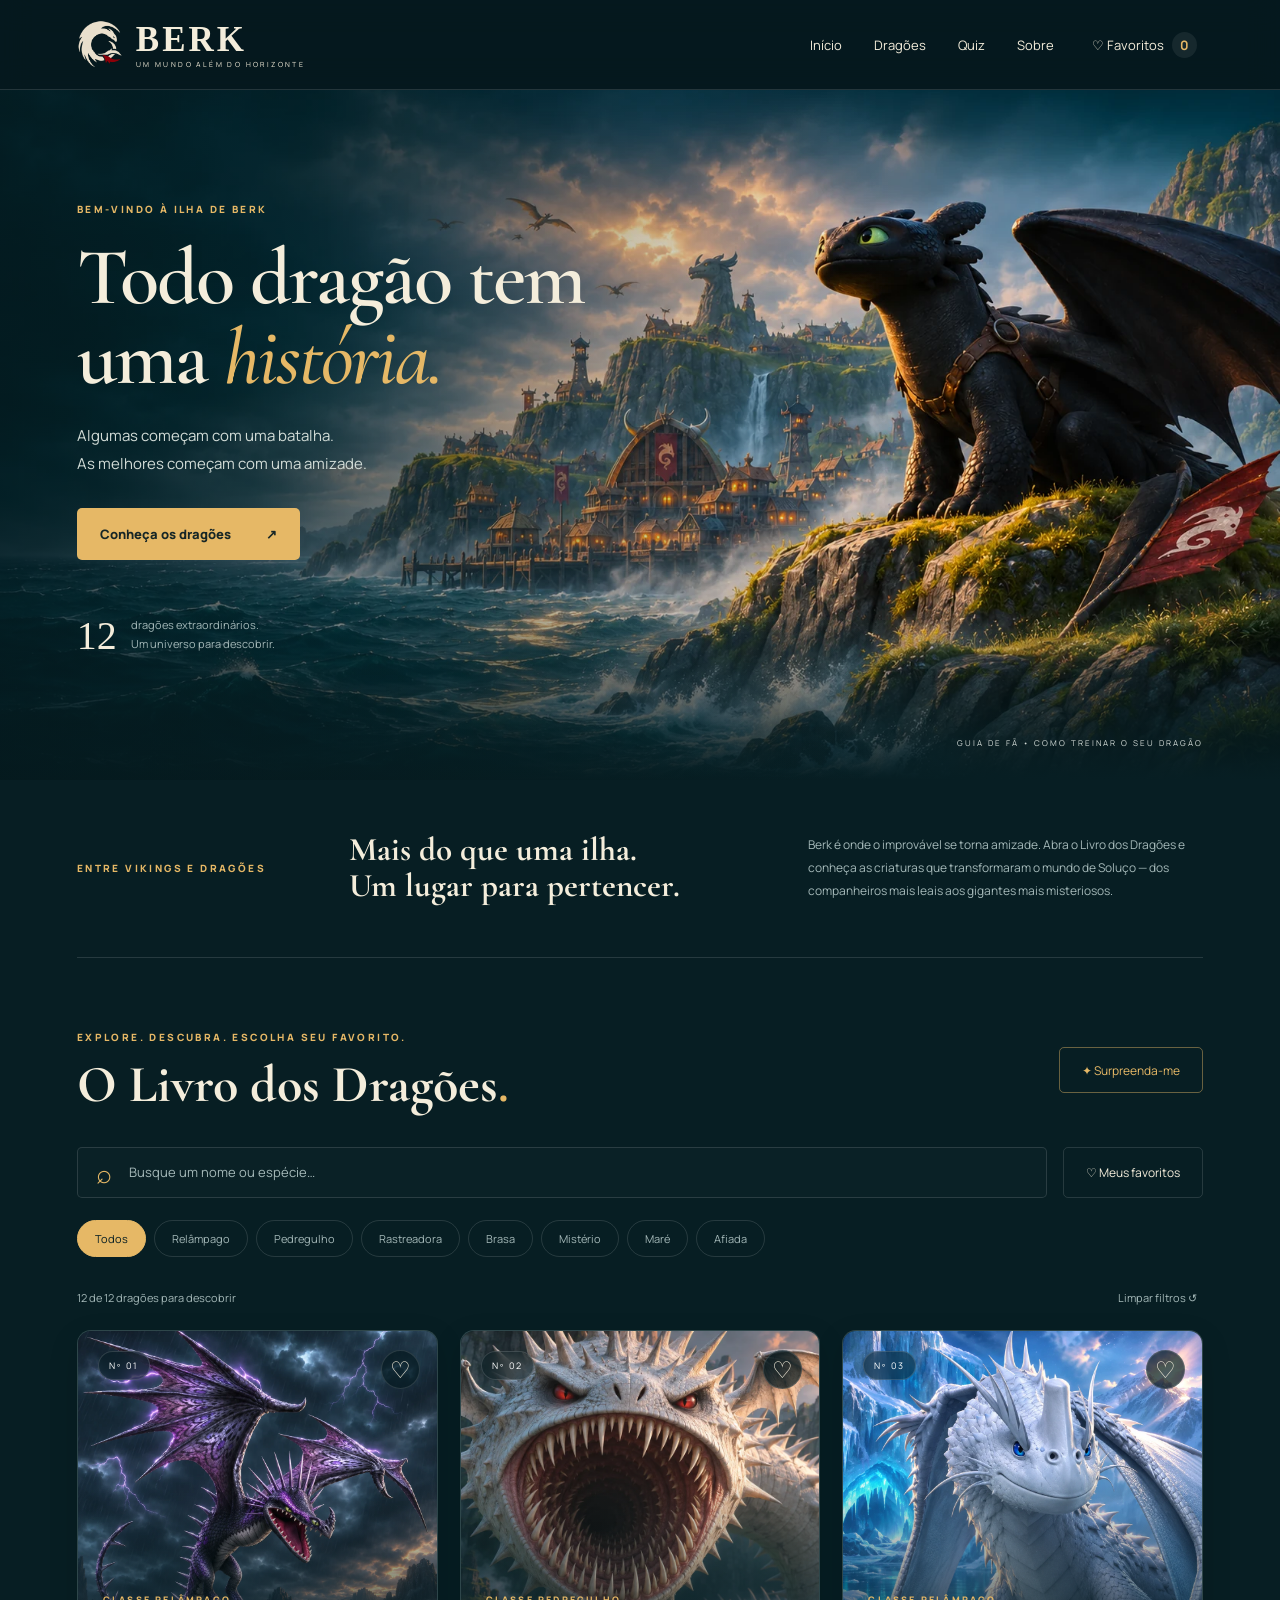
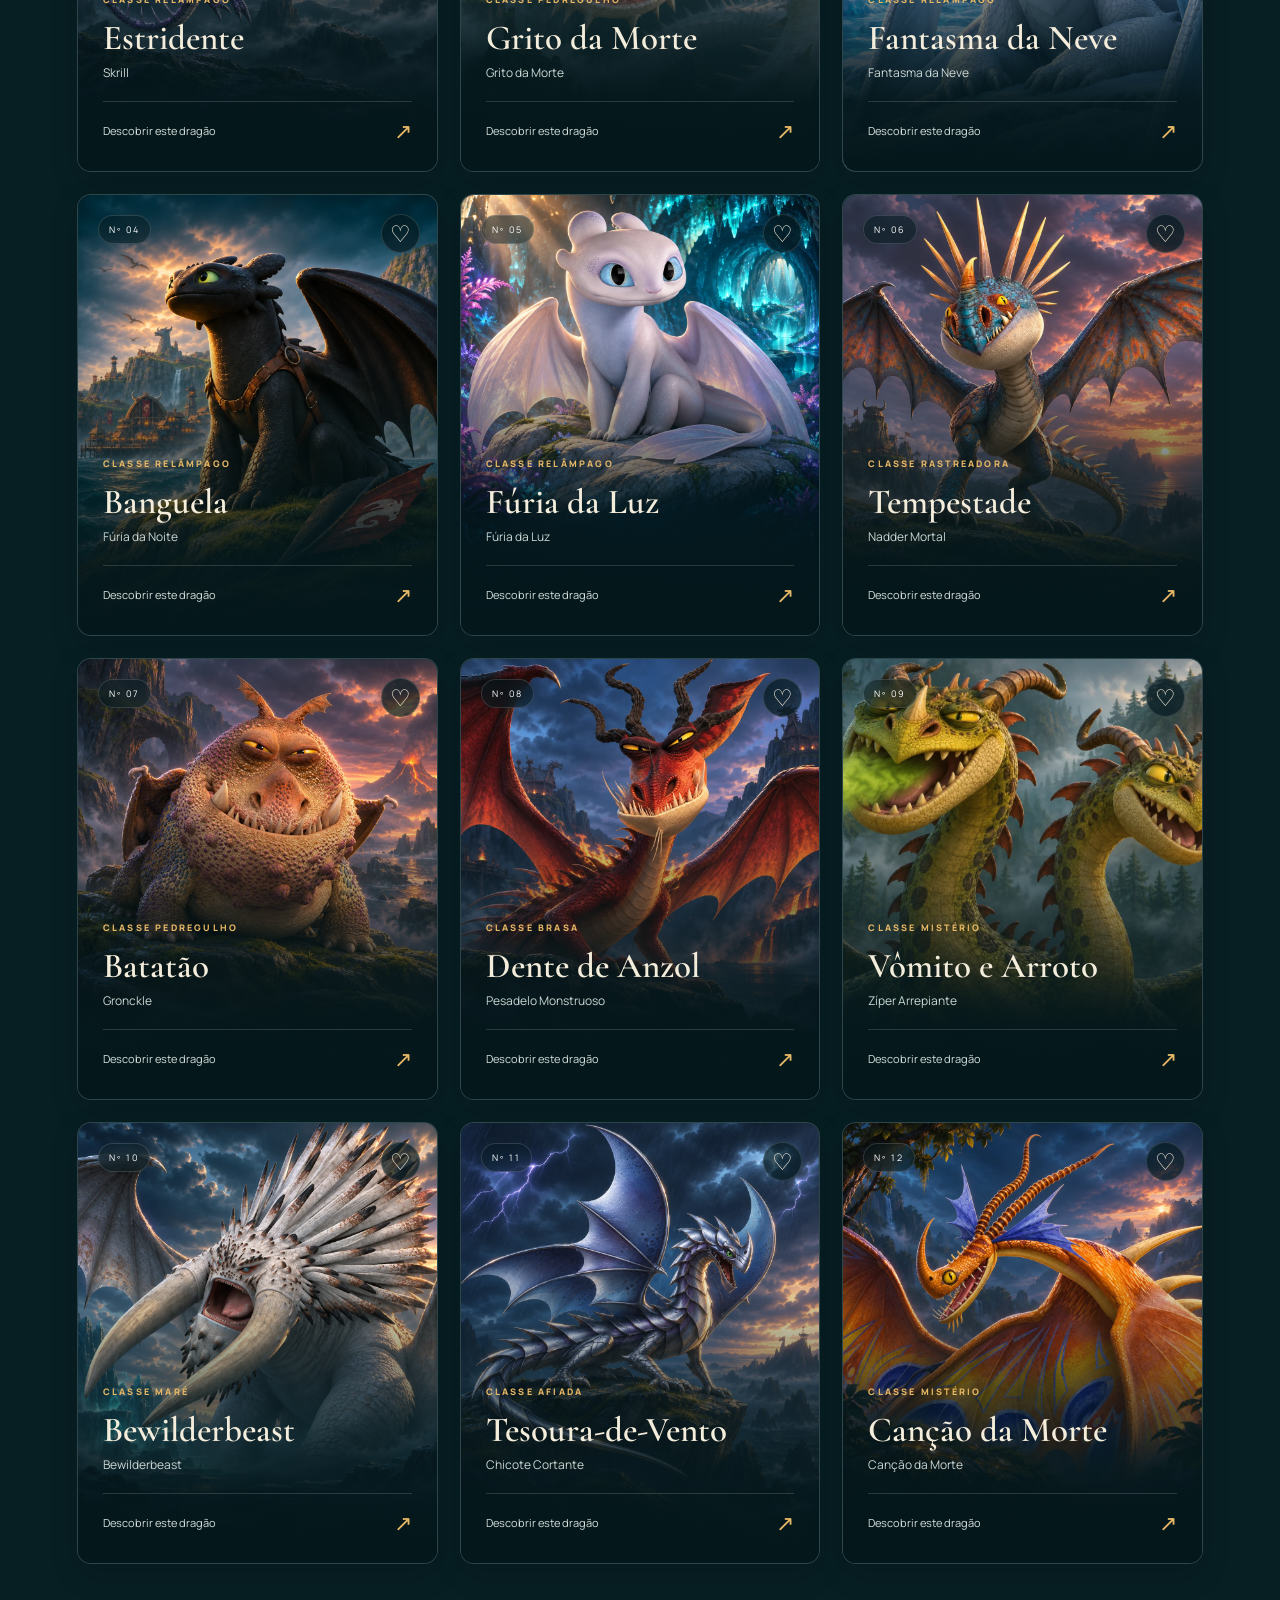
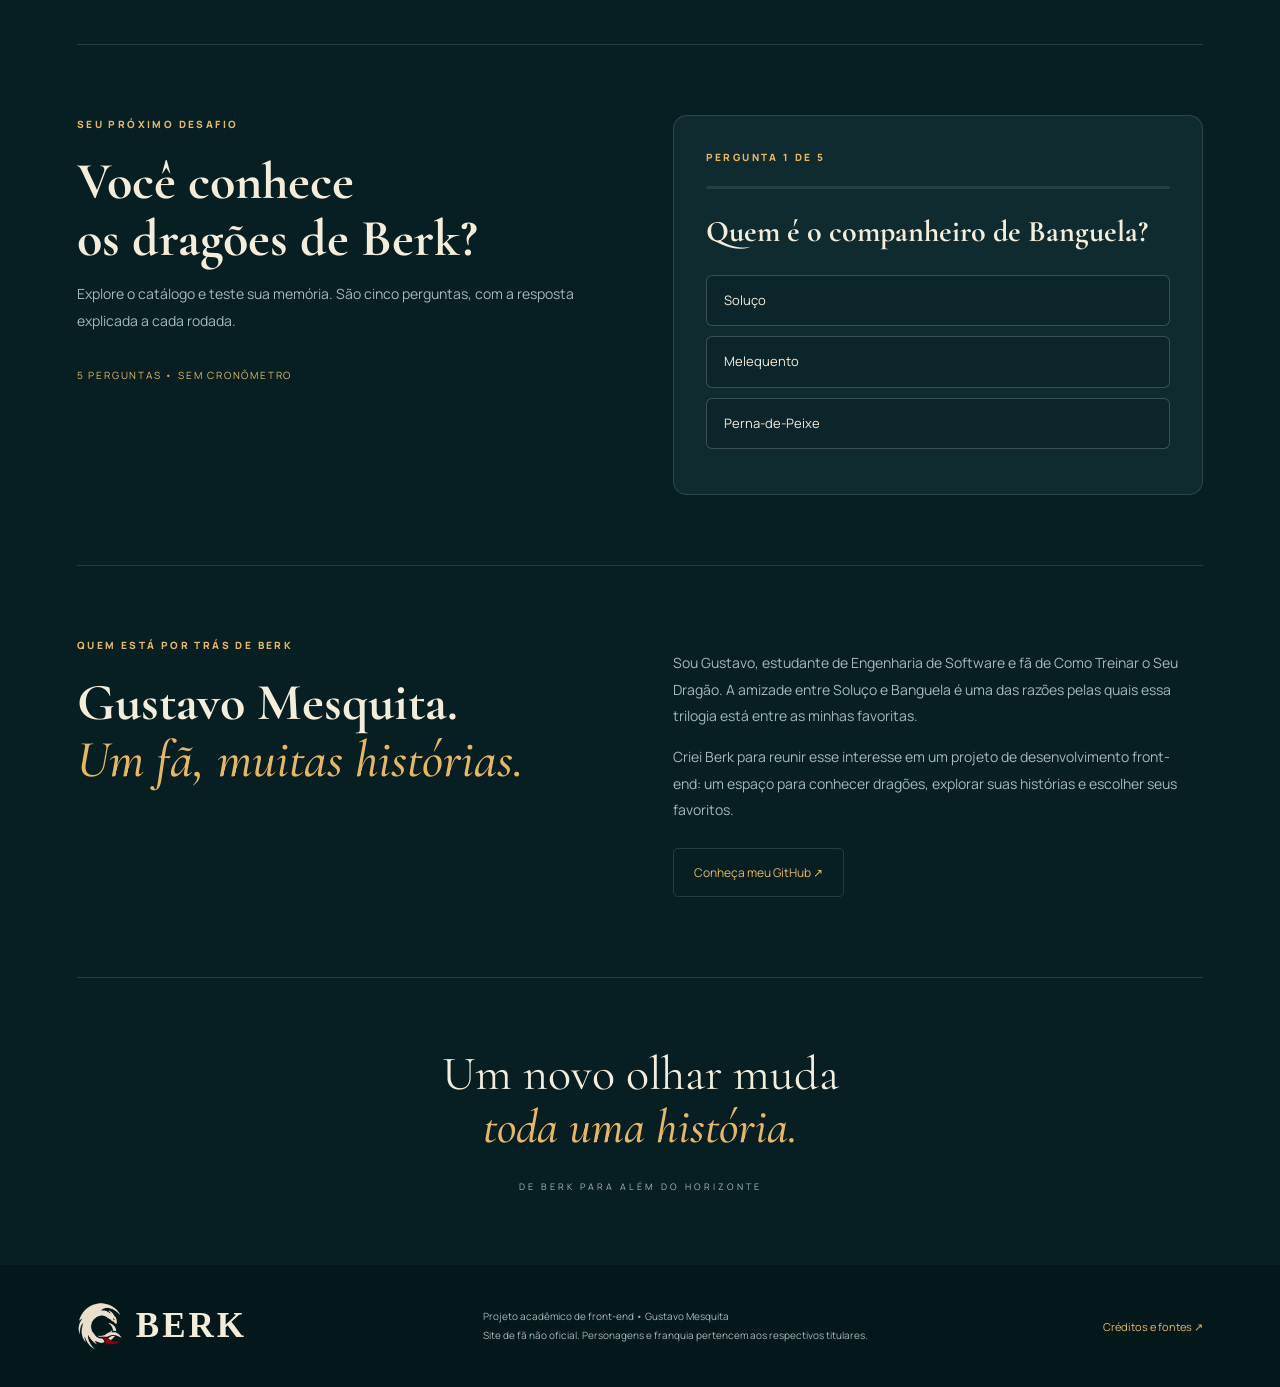
<file: index.html>
<!doctype html>
<html lang="pt-BR">
  <head>
    <meta charset="utf-8">
    <meta name="viewport" content="width=device-width,initial-scale=1">
    <meta name="theme-color" content="#071e23">
    <meta name="description" content="Explore Berk: um guia de fã com doze dragões, suas habilidades e histórias.">
    <title>Berk — Livro dos Dragões</title>
    <link rel="stylesheet" href="css/style.css">
    <script src="js/dados.js" defer></script>
    <script src="js/app.js" defer></script>
    <script src="js/quiz.js" defer></script>
  </head>
  <body>
    <a class="skip" href="#conteudo">Pular para o conteúdo</a>
    <header>
      <a class="brand" href="index.html" aria-label="Berk, início"><img class="sigil" src="imagens/berk-symbol.webp" alt=""> BERK<span class="brand-small">UM MUNDO ALÉM DO HORIZONTE</span></a>
      <nav aria-label="Navegação principal">
        <a href="#inicio">Início</a><a href="#dragoes">Dragões</a><a href="#quiz">Quiz</a><a href="#sobre">Sobre</a><button id="nav-favorites">♡ <span>Favoritos</span> <b id="fav-count">0</b></button>
      </nav>
    </header>
    <main id="conteudo">
      <section id="inicio" class="hero">
        <div class="hero-inner">
          <p class="eyebrow">BEM-VINDO À ILHA DE BERK</p>
          <h1>Todo dragão tem<br>uma <em>história.</em></h1>
          <p class="hero-text">Algumas começam com uma batalha.<br>As melhores começam com uma amizade.</p>
          <a class="button primary" href="#dragoes">Conheça os dragões <span>↗</span></a>
          <div class="hero-note">
            <span>12</span> dragões extraordinários.<br>Um universo para descobrir.
          </div>
        </div>
        <span class="hero-caption">GUIA DE FÃ • COMO TREINAR O SEU DRAGÃO</span>
      </section>
      <section class="intro">
        <span class="eyebrow">ENTRE VIKINGS E DRAGÕES</span><h2>Mais do que uma ilha.<br>Um lugar para pertencer.</h2>
        <p>Berk é onde o improvável se torna amizade. Abra o Livro dos Dragões e conheça as criaturas que transformaram o mundo de Soluço — dos companheiros mais leais aos gigantes mais misteriosos.</p>
      </section>
      <section id="dragoes" class="catalog">
        <div class="section-top">
          <div>
            <p class="eyebrow">EXPLORE. DESCUBRA. ESCOLHA SEU FAVORITO.</p>
            <h2>O Livro dos Dragões<span>.</span></h2>
          </div>
          <button id="surprise" class="outline surprise">✦ Surpreenda-me</button>
        </div>
        <div class="toolbar">
          <label class="search"><span aria-hidden="true">⌕</span><input id="search" type="search" placeholder="Busque um nome ou espécie…" aria-label="Buscar dragões por nome ou espécie"></label><button id="only-favorites" class="outline" aria-pressed="false">♡ Meus favoritos</button>
        </div>
        <div class="filters" aria-label="Filtrar por classe">
        </div>
        <div class="results-line">
          <p id="result-count" role="status" aria-live="polite"></p>
          <button id="clear" class="text-button">Limpar filtros ↺</button>
        </div>
        <div id="grid" class="grid">
        </div>
        <div id="empty" hidden>
          <h3>Nenhum dragão por aqui…</h3>
          <p>Tente outra busca ou salve um dragão nos seus favoritos.</p>
          <button id="reset-empty" class="button primary">Mostrar todos</button>
        </div>
      </section>
      <section id="quiz" class="quiz-section" aria-labelledby="quiz-title">
        <div class="quiz-intro">
          <p class="eyebrow">SEU PRÓXIMO DESAFIO</p>
          <h2 id="quiz-title">Você conhece<br>os dragões de Berk?</h2>
          <p>Explore o catálogo e teste sua memória. São cinco perguntas, com a resposta explicada a cada rodada.</p>
          <span class="quiz-badge">5 PERGUNTAS • SEM CRONÔMETRO</span>
        </div>
        <div class="quiz-panel">
          <p id="quiz-progress" class="eyebrow"></p>
          <div class="quiz-track" aria-hidden="true">
            <span id="quiz-bar"></span>
          </div>
          <h3 id="quiz-question" tabindex="-1"></h3>
          <div id="quiz-options" class="quiz-options">
          </div>
          <p id="quiz-feedback" role="status" aria-live="polite"></p>
          <button id="quiz-next" class="button primary" hidden>Próxima pergunta →</button>
        </div>
      </section>
      <section id="sobre" class="about-section" aria-labelledby="about-title">
        <div>
          <p class="eyebrow">QUEM ESTÁ POR TRÁS DE BERK</p>
          <h2 id="about-title">Gustavo Mesquita.<br><em>Um fã, muitas histórias.</em></h2>
        </div>
        <div>
          <p>Sou Gustavo, estudante de Engenharia de Software e fã de Como Treinar o Seu Dragão. A amizade entre Soluço e Banguela é uma das razões pelas quais essa trilogia está entre as minhas favoritas.</p>
          <p>Criei Berk para reunir esse interesse em um projeto de desenvolvimento front-end: um espaço para conhecer dragões, explorar suas histórias e escolher seus favoritos.</p>
          <a class="outline about-link" href="https://github.com/Gustass-dark" target="_blank" rel="noopener noreferrer">Conheça meu GitHub ↗</a>
        </div>
      </section>
      <section class="quote">
        <p>Um novo olhar muda<br><em>toda uma história.</em></p>
        <span>DE BERK PARA ALÉM DO HORIZONTE</span>
      </section>
    </main>
    <footer>
      <a class="brand" href="#inicio"><img class="sigil" src="imagens/berk-symbol.webp" alt=""> BERK</a><p>Projeto acadêmico de front-end • Gustavo Mesquita<br>Site de fã não oficial. Personagens e franquia pertencem aos respectivos titulares.</p>
      <a href="html/creditos.html">Créditos e fontes ↗</a>
    </footer>
    <dialog id="details" aria-labelledby="detail-title">
      <button class="close" aria-label="Fechar detalhes">✕</button>
      <div id="detail-content">
        <div class="detail-layout">
          <img id="detail-image" alt="">
          <div>
            <span id="detail-group" class="class-label"></span><h2 id="detail-title"></h2>
            <p><strong id="detail-tagline"></strong></p>
            <p id="detail-description"></p>
            <dl>
              <dt>Espécie</dt>
              <dd id="detail-species"></dd>
              <dt>Habilidade em destaque</dt>
              <dd id="detail-power"></dd>
              <dt>Companheiro / vínculo</dt>
              <dd id="detail-rider"></dd>
            </dl>
            <button id="detail-favorite" class="button primary"></button>
          </div>
        </div>
      </div>
      <div class="detail-navigation">
        <button id="previous-dragon" class="outline" aria-label="Dragão anterior">← Anterior</button>
        <span id="detail-position" role="status" aria-live="polite"></span><button id="next-dragon" class="outline" aria-label="Próximo dragão">Próximo →</button>
      </div>
    </dialog>
    <div id="toast" role="status" aria-live="polite">
    </div>
  </body>
</html>
</file>
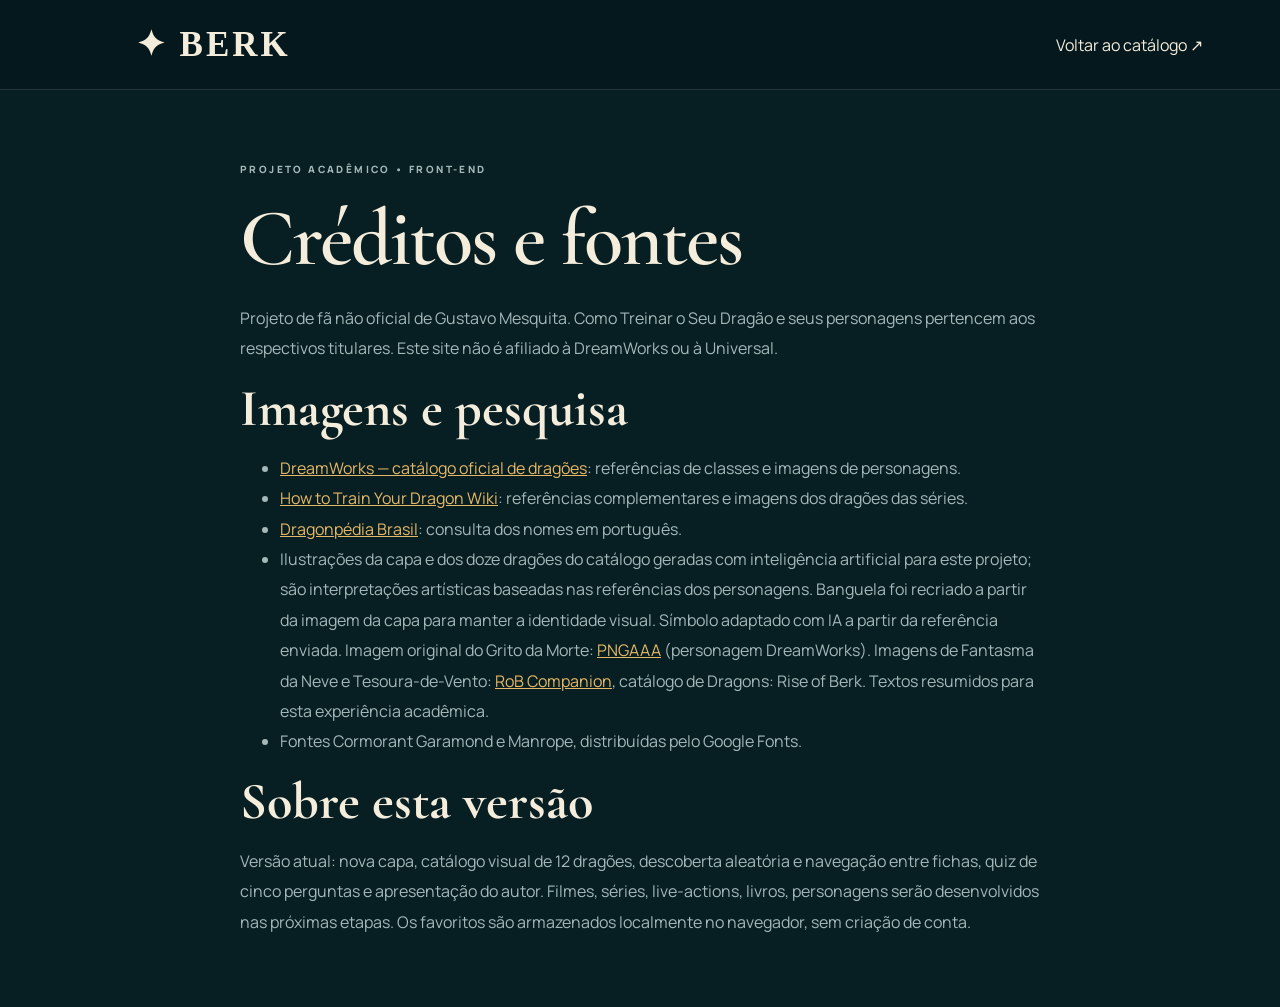
<file: html/creditos.html>
<!doctype html>
<html lang="pt-BR">
  <head>
    <meta charset="utf-8">
    <meta name="viewport" content="width=device-width,initial-scale=1">
    <title>Créditos — Berk</title>
    <link rel="stylesheet" href="../css/style.css">
  </head>
  <body>
    <header>
      <a href="../index.html" class="brand">✦ BERK</a><a href="../index.html#dragoes">Voltar ao catálogo ↗</a>
    </header>
    <main class="credits">
      <p class="eyebrow">PROJETO ACADÊMICO • FRONT-END</p>
      <h1>Créditos e fontes</h1>
      <p>Projeto de fã não oficial de Gustavo Mesquita. Como Treinar o Seu Dragão e seus personagens pertencem aos respectivos titulares. Este site não é afiliado à DreamWorks ou à Universal.</p>
      <h2>Imagens e pesquisa</h2>
      <ul>
        <li><a href="https://www.dreamworks.com/how-to-train-your-dragon/explore">DreamWorks — catálogo oficial de dragões</a>: referências de classes e imagens de personagens.</li>
        <li><a href="https://howtotrainyourdragon.fandom.com/wiki/How_to_Train_Your_Dragon_Wiki">How to Train Your Dragon Wiki</a>: referências complementares e imagens dos dragões das séries.</li>
        <li><a href="https://dragonpedia-brasil.fandom.com/pt-br/wiki/Categoria:Dragões">Dragonpédia Brasil</a>: consulta dos nomes em português.</li>
        <li>Ilustrações da capa e dos doze dragões do catálogo geradas com inteligência artificial para este projeto; são interpretações artísticas baseadas nas referências dos personagens. Banguela foi recriado a partir da imagem da capa para manter a identidade visual. Símbolo adaptado com IA a partir da referência enviada. Imagem original do Grito da Morte: <a href="https://www.webpaaa.com/detail/1115968">PNGAAA</a> (personagem DreamWorks). Imagens de Fantasma da Neve e Tesoura-de-Vento: <a href="https://robcompanion.com">RoB Companion</a>, catálogo de Dragons: Rise of Berk. Textos resumidos para esta experiência acadêmica.</li>
        <li>Fontes Cormorant Garamond e Manrope, distribuídas pelo Google Fonts.</li>
      </ul>
      <h2>Sobre esta versão</h2>
      <p>Versão atual: nova capa, catálogo visual de 12 dragões, descoberta aleatória e navegação entre fichas, quiz de cinco perguntas e apresentação do autor. Filmes, séries, live-actions, livros, personagens serão desenvolvidos nas próximas etapas. Os favoritos são armazenados localmente no navegador, sem criação de conta.</p>
    </main>
  </body>
</html>
</file>
<file: css/style.css>
@import url('https://fonts.googleapis.com/css2?family=Cormorant+Garamond:wght@500;600;700&family=Manrope:wght@400;500;600;700;800&display=swap');
:root {
  --bg: #071e23;
  --panel: #102b30;
  --ink: #f4eddb;
  --muted: #a4b8b8;
  --gold: #e6b866;
  --line: #ffffff20;
}

* {
  box-sizing: border-box;
}

html {
  scroll-behavior: smooth;
  scroll-padding-top: 100px;
}

body {
  margin: 0;
  background: var(--bg);
  color: var(--ink);
  font-family: Manrope,Arial,sans-serif;
}

button,input,a {
  -webkit-tap-highlight-color: transparent;
}

a {
  color: inherit;
  text-decoration: none;
}

button,input {
  font: inherit;
}

button {
  cursor: pointer;
}

button,a {
  touch-action: manipulation;
}

button:focus-visible,a:focus-visible,input:focus-visible {
  outline: 3px solid var(--gold);
  outline-offset: 5px;
}

header {
  height: 90px;
  padding: 0 6%;
  display: flex;
  align-items: center;
  justify-content: space-between;
  border-bottom: 1px solid var(--line);
  background: #071e23;
  position: relative;
  z-index: 2;
}

.brand {
  font-family: Georgia,serif;
  font-size: 35px;
  font-weight: bold;
  letter-spacing: 3px;
  position: relative;
}

.sigil {
  color: var(--gold);
  margin-right: 8px;
}

.brand-small {
  display: block;
  font: 7px Manrope,Arial;
  letter-spacing: 2.4px;
  margin-left: 45px;
  margin-top: 3px;
}

nav {
  display: flex;
  align-items: center;
  gap: 32px;
  font-size: 13px;
}

nav a:hover {
  color: var(--gold);
}

nav button {
  background: none;
  border: 0;
  color: var(--ink);
}

nav b {
  background: #ffffff12;
  border-radius: 50%;
  padding: 4px 8px;
  margin-left: 5px;
  color: var(--gold);
}

.hero {
  min-height: 650px;
  position: relative;
  background: linear-gradient(90deg,#071e23d9,transparent 80%),linear-gradient(0deg,var(--bg),transparent 30%),url('../imagens/hero.webp') center 43%/cover;
}

.hero-inner {
  padding: 90px 6% 60px;
  position: relative;
  z-index: 1;
}

.eyebrow {
  color: var(--gold);
  font-size: 10px;
  font-weight: 800;
  letter-spacing: 2.4px;
  line-height: 1.8;
  margin: 0 0 20px;
}

h1,h2,h3 {
  font-family: 'Cormorant Garamond',Georgia,serif;
}

h1 {
  font-size: clamp(54px,6.3vw,92px);
  font-weight: 600;
  line-height: .99;
  letter-spacing: -2px;
  margin: 0 0 24px;
}

em {
  font-weight: 500;
  color: var(--gold);
}

.hero-text {
  font-size: 15px;
  line-height: 1.9;
  color: #d2dcd7;
}

.button {
  display: inline-flex;
  align-items: center;
  justify-content: center;
  gap: 35px;
  border-radius: 5px;
  padding: 17px 23px;
  font-size: 13px;
  font-weight: 800;
  border: 0;
}

.primary {
  background: var(--gold);
  color: #172626;
}

.primary:hover {
  background: #f3cc8a;
}

.hero .button {
  margin-top: 14px;
}

.hero-note {
  margin-top: 40px;
  color: var(--muted);
  font-size: 11px;
  line-height: 1.7;
  display: flex;
  align-items: center;
  gap: 14px;
}

.hero-note span {
  font: 40px Georgia;
  color: var(--ink);
}

.hero-caption {
  position: absolute;
  bottom: 32px;
  right: 6%;
  font-size: 8px;
  letter-spacing: 2px;
  color: var(--muted);
}

.intro {
  display: grid;
  grid-template-columns: 1fr 1.8fr 1.7fr;
  gap: 40px;
  align-items: center;
  margin: 0 6%;
  padding: 60px 0;
  border-bottom: 1px solid var(--line);
}

.intro .eyebrow {
  margin: 0;
}

.intro h2 {
  font-size: 33px;
  line-height: 1.1;
  margin: 0;
}

.intro>p {
  font-size: 12px;
  color: var(--muted);
  line-height: 1.9;
  margin: 0;
}

.catalog {
  padding: 80px 6%;
}

.section-top {
  display: flex;
  align-items: center;
  justify-content: space-between;
}

.section-top .eyebrow {
  margin-bottom: 10px;
}

h2 {
  font-size: 52px;
  line-height: 1.1;
  margin: 0;
}

.section-top h2 span {
  color: var(--gold);
}

.edition {
  font-size: 9px;
  letter-spacing: 2px;
  color: var(--muted);
}

.toolbar {
  display: flex;
  gap: 16px;
  margin-top: 34px;
}

.search {
  display: flex;
  align-items: center;
  gap: 15px;
  background: #ffffff04;
  border: 1px solid var(--line);
  border-radius: 5px;
  flex: 1;
  padding: 0 18px;
}

.search>span {
  font-size: 27px;
  color: var(--gold);
}

input {
  width: 100%;
  height: 49px;
  background: none;
  color: var(--ink);
  border: none;
  outline: none;
  font-size: 13px;
}

input::placeholder {
  color: var(--muted);
}

.outline {
  color: var(--ink);
  background: none;
  border: 1px solid var(--line);
  padding: 0 22px;
  border-radius: 5px;
  font-size: 12px;
}

.outline[aria-pressed=true] {
  color: var(--gold);
  border-color: var(--gold);
}

.filters {
  display: flex;
  gap: 8px;
  flex-wrap: wrap;
  margin: 22px 0;
}

.filters button {
  border: 1px solid var(--line);
  background: none;
  color: var(--muted);
  font-size: 11px;
  padding: 10px 17px;
  border-radius: 30px;
}

.filters button[aria-pressed=true] {
  background: var(--gold);
  color: var(--bg);
  border-color: var(--gold);
}

.results-line {
  display: flex;
  align-items: center;
  justify-content: space-between;
  color: var(--muted);
  font-size: 11px;
  margin-bottom: 14px;
}

.text-button {
  color: var(--muted);
  border: 0;
  background: none;
  font-size: 11px;
}

.grid {
  display: grid;
  grid-template-columns: repeat(3,minmax(0,1fr));
  gap: 24px;
}

.card {
  position: relative;
  background: var(--panel);
  border: 1px solid var(--line);
  border-radius: 9px;
  overflow: hidden;
  transition: transform .2s,border-color .2s;
}

.card:hover {
  transform: translateY(-5px);
  border-color: #e6b86666;
}

.card-open {
  width: 100%;
  text-align: left;
  background: none;
  border: 0;
  padding: 0;
  color: inherit;
}

.dragon-art {
  height: 230px;
  display: flex;
  justify-content: center;
  align-items: center;
  background: radial-gradient(ellipse at 50% 60%,#44636955,transparent 70%);
  position: relative;
}

.dragon-art img {
  height: 95%;
  width: 95%;
  object-fit: contain;
  filter: drop-shadow(0 14px 12px #0005);
  transition: transform .4s;
}

.card:hover img {
  transform: scale(1.05);
}

.card-number {
  position: absolute;
  top: 18px;
  left: 19px;
  font-size: 10px;
  letter-spacing: 2px;
  color: #c2d4d173;
}

.favorite {
  position: absolute;
  right: 14px;
  top: 13px;
  border: 1px solid var(--line);
  border-radius: 50%;
  width: 36px;
  height: 36px;
  background: #071e2399;
  color: var(--ink);
  font-size: 23px;
  z-index: 1;
}

.favorite[aria-pressed=true] {
  color: var(--gold);
  background: #30382b;
}

.card-body {
  padding: 18px 23px 23px;
  border-top: 1px solid #ffffff0b;
}

.class-label {
  color: var(--gold);
  text-transform: uppercase;
  letter-spacing: 2px;
  font-size: 8px;
  font-weight: 800;
}

.card h3 {
  font-size: 29px;
  margin: 9px 0 3px;
  font-weight: 600;
}

.species {
  font-size: 11px;
  color: var(--muted);
  margin: 0;
}

.card-bottom {
  display: flex;
  align-items: center;
  justify-content: space-between;
  font-size: 10px;
  color: #b9cbc6;
  margin-top: 22px;
}

.card-bottom span:last-child {
  font-size: 22px;
  color: var(--gold);
}

#empty {
  text-align: center;
  padding: 60px 0;
}

#empty h3 {
  font-size: 34px;
  margin: 0;
}

#empty p {
  color: var(--muted);
}

.quote {
  text-align: center;
  margin: 10px 6% 0;
  padding: 70px 0;
  border-top: 1px solid var(--line);
}

.quote p {
  font: 48px/1.1 'Cormorant Garamond',Georgia;
  margin: 0 0 20px;
}

.quote>span {
  font-size: 9px;
  letter-spacing: 3px;
  color: var(--muted);
}

footer {
  padding: 32px 6%;
  background: #04171b;
  display: flex;
  gap: 30px;
  justify-content: space-between;
  align-items: center;
}

footer p {
  font-size: 10px;
  line-height: 1.9;
  color: var(--muted);
}

footer>a:last-child {
  font-size: 11px;
  color: var(--gold);
}

dialog {
  background: var(--panel);
  color: var(--ink);
  border: 1px solid #e6b86666;
  border-radius: 12px;
  max-width: 760px;
  width: 90%;
  max-height: 90vh;
  padding: 35px;
}

dialog::backdrop {
  background: #001115d9;
  backdrop-filter: blur(6px);
}

.close {
  position: absolute;
  right: 14px;
  top: 14px;
  background: #071e23;
  color: var(--ink);
  border: 1px solid var(--line);
  width: 38px;
  height: 38px;
  border-radius: 50%;
  z-index: 1;
}

.detail-layout {
  display: grid;
  grid-template-columns: 1fr 1.1fr;
  gap: 25px;
  align-items: center;
}

.detail-layout img {
  width: 100%;
  height: 300px;
  object-fit: contain;
}

.detail-layout h2 {
  font-size: 40px;
  margin: 10px 0;
}

.detail-layout p {
  font-size: 13px;
  color: var(--muted);
  line-height: 1.8;
}

.detail-layout dl {
  font-size: 12px;
  margin: 20px 0;
}

.detail-layout dt {
  color: var(--gold);
  margin-top: 12px;
}

.detail-layout dd {
  margin: 5px 0;
}

.detail-layout .button {
  padding: 13px 16px;
}

.skip {
  position: absolute;
  top: -100px;
  left: 20px;
  z-index: 10;
  background: var(--gold);
  color: #000;
  padding: 15px;
}

.skip:focus {
  top: 10px;
}

#toast {
  position: fixed;
  bottom: 22px;
  left: 50%;
  transform: translateX(-50%);
  padding: 12px 20px;
  border-radius: 6px;
  background: var(--gold);
  color: var(--bg);
  font-size: 12px;
  z-index: 10;
  display: none;
}

#toast.show {
  display: block;
}

.credits {
  max-width: 850px;
  margin: 70px auto;
  padding: 0 25px;
}

.credits p,.credits li {
  line-height: 1.9;
  color: var(--muted);
}

.credits a {
  color: var(--gold);
  text-decoration: underline;
}

@media(max-width:900px) {
  .hero {
    min-height: 600px;
  }

  .intro {
    grid-template-columns: 1fr 2fr;
  }

  .intro>p {
    grid-column: 1/-1;
  }

  .grid {
    grid-template-columns: repeat(2,minmax(0,1fr));
  }

  .edition {
    display: none;
  }

}

@media(max-width:600px) {
  header {
    height: 78px;
    padding: 0 5%;
  }

  .brand {
    font-size: 27px;
  }

  .brand-small {
    display: none;
  }

  nav {
    gap: 15px;
    font-size: 11px;
  }

  nav button span {
    display: none;
  }

  .hero {
    min-height: 610px;
    background-position: 62% center;
  }

  .hero-inner {
    padding: 90px 6% 50px;
    background: linear-gradient(90deg,#071e23bd,#071e2333);
  }

  h1 {
    font-size: 60px;
  }

  .hero-text {
    font-size: 13px;
  }

  .hero-caption {
    display: none;
  }

  .intro {
    display: block;
    padding: 40px 0;
  }

  .intro h2 {
    margin: 15px 0;
  }

  .catalog {
    padding: 50px 5%;
  }

  h2 {
    font-size: 39px;
  }

  .eyebrow {
    font-size: 8px;
  }

  .toolbar {
    flex-wrap: wrap;
  }

  .search {
    flex-basis: 100%;
  }

  .outline {
    padding: 12px 18px;
  }

  .grid {
    gap: 13px;
  }

  .dragon-art {
    height: 150px;
  }

  .card-body {
    padding: 14px;
  }

  .card h3 {
    font-size: 24px;
  }

  .card-bottom {
    margin-top: 14px;
    font-size: 9px;
  }

  .card-number {
    font-size: 8px;
    top: 15px;
    left: 10px;
  }

  .favorite {
    right: 8px;
    top: 8px;
    width: 31px;
    height: 31px;
    font-size: 20px;
  }

  .species {
    font-size: 10px;
  }

  .filters {
    gap: 6px;
  }

  .filters button {
    padding: 9px 12px;
    font-size: 10px;
  }

  .quote p {
    font-size: 39px;
  }

  footer {
    display: block;
  }

  footer p {
    margin: 20px 0;
  }

  .detail-layout {
    display: block;
  }

  .detail-layout img {
    height: 200px;
  }

  dialog {
    padding: 25px;
  }

  .detail-layout h2 {
    font-size: 35px;
  }

}

@media(prefers-reduced-motion:reduce) {
  html {
    scroll-behavior: auto;
  }

  *,*::before,*::after {
    transition: none!important;
  }

}

/* Segunda edição — imagens imersivas e descoberta interativa */
header {
  background: #06191eea;
  backdrop-filter: blur(16px);
}

.brand {
  padding-left: 59px;
  min-height: 48px;
  display: inline-flex;
  align-items: center;
  flex-wrap: wrap;
}

.sigil {
  position: absolute;
  left: 0;
  top: 0;
  width: 48px;
  height: 48px;
  object-fit: contain;
  margin: 0;
}

.brand-small {
  width: 100%;
  margin: 0;
  font-size: 7px;
}

.hero {
  min-height: 690px;
  background-image: linear-gradient(90deg,#04181cbd,transparent 70%),linear-gradient(0deg,var(--bg),transparent 24%),url('../imagens/hero.webp');
  background-position: center;
}

.hero-inner {
  padding-top: 110px;
}

.hero-note {
  margin-top: 52px;
}

.hero-caption {
  color: #d4dcd8;
}

.intro {
  padding: 52px 0;
}

.catalog {
  padding-top: 70px;
}

.surprise {
  min-height: 46px;
  color: var(--gold);
  border-color: #e6b86670;
  white-space: nowrap;
}

.surprise:hover {
  background: #e6b86618;
}

.grid {
  gap: 22px;
}

.card {
  border-radius: 14px;
  isolation: isolate;
  box-shadow: 0 10px 30px #0002;
}

.card-open {
  display: block;
  position: relative;
  min-height: 440px;
  height: 100%;
  overflow: hidden;
}

.dragon-art {
  position: absolute;
  inset: 0;
  width: 100%;
  height: 100%;
  background: radial-gradient(ellipse at 60% 30%,#68847b,#294349 45%,#091f25 90%);
}

.dragon-art img {
  width: 100%;
  height: 100%;
  object-fit: cover;
  object-position: center 25%;
  filter: none;
}

.portrait .dragon-art img {
  object-fit: contain;
  object-position: center 20%;
  height: 82%;
  padding: 10px 0;
}

.card-open::after {
  content: '';
  position: absolute;
  inset: 0;
  background: linear-gradient(0deg,#04171b 1%,#04171bf5 16%,#04171b95 37%,transparent 67%);
  pointer-events: none;
}

.card:hover .dragon-art img {
  transform: scale(1.065);
}

.card-number {
  z-index: 2;
  top: 20px;
  left: 20px;
  color: #fff;
  background: #061b227d;
  padding: 7px 10px;
  border: 1px solid #ffffff24;
  border-radius: 30px;
  font-size: 9px;
  backdrop-filter: blur(8px);
}

.favorite {
  z-index: 3;
  top: 19px;
  right: 17px;
  width: 39px;
  height: 39px;
  background: #061b22b8;
}

.card-body {
  position: absolute;
  bottom: 0;
  left: 0;
  right: 0;
  z-index: 1;
  border: 0;
  padding: 25px;
}

.card h3 {
  font-size: 35px;
  margin: 9px 0 5px;
}

.class-label {
  font-size: 9px;
  letter-spacing: 2.2px;
}

.species {
  color: #cad6d3;
  font-size: 12px;
}

.card-bottom {
  border-top: 1px solid #ffffff25;
  padding-top: 14px;
  margin-top: 20px;
  color: #d5e0dc;
  font-size: 11px;
}

.card-bottom span:last-child {
  transition: transform .2s;
}

.card:hover .card-bottom span:last-child {
  transform: translate(3px,-3px);
}

.card:focus-within {
  outline: 2px solid var(--gold);
  outline-offset: 3px;
}

.card-open:focus-visible {
  outline-offset: -5px;
}

.detail-layout {
  grid-template-columns: 1.05fr 1fr;
  gap: 32px;
}

.detail-layout img {
  height: 420px;
  object-fit: contain;
  border-radius: 9px;
  background: radial-gradient(ellipse at center,#45666c,#0a2228);
}

dialog {
  max-width: 920px;
  padding: 38px;
}

.detail-layout h2 {
  font-size: 46px;
}

.detail-navigation {
  display: flex;
  align-items: center;
  justify-content: space-between;
  gap: 12px;
  border-top: 1px solid var(--line);
  margin-top: 26px;
  padding-top: 20px;
}

.detail-navigation button {
  min-height: 43px;
}

.detail-navigation span {
  font-size: 11px;
  color: var(--muted);
}

@media(min-width:1500px) {
  .hero {
    min-height: 760px;
  }

  .hero-inner {
    padding-top: 140px;
  }

  .card-open {
    min-height: 510px;
  }

}

@media(max-width:900px) {
  .card-open {
    min-height: 410px;
  }

  .detail-layout {
    gap: 22px;
  }

  .detail-layout img {
    height: 330px;
  }

  .section-top {
    gap: 20px;
  }

}

@media(max-width:600px) {
  .brand {
    padding-left: 42px;
    min-height: 35px;
    letter-spacing: 2px;
  }

  .sigil {
    width: 34px;
    height: 34px;
  }

  .hero {
    min-height: 650px;
    background-position: 63% center;
  }

  .hero-inner {
    padding-top: 85px;
    background: linear-gradient(90deg,#04181ca6,transparent);
  }

  .hero h1 {
    font-size: 57px;
    max-width: 300px;
  }

  .hero-text {
    max-width: 240px;
  }

  .hero-note {
    margin-top: 150px;
  }

  .section-top {
    align-items: flex-start;
    flex-direction: column;
    gap: 18px;
  }

  .section-top h2 {
    font-size: 38px;
  }

  .toolbar {
    margin-top: 22px;
  }

  .grid {
    grid-template-columns: 1fr;
    gap: 20px;
  }

  .card-open {
    min-height: 450px;
  }

  .card h3 {
    font-size: 37px;
  }

  .card-body {
    padding: 25px;
  }

  .dragon-art img {
    object-position: center 30%;
  }

  .portrait .dragon-art img {
    height: 90%;
    padding: 0;
  }

  .favorite {
    width: 40px;
    height: 40px;
    font-size: 25px;
  }

  .card-number {
    font-size: 10px;
  }

  .detail-layout img {
    height: 240px;
    width: 100%;
    margin-bottom: 20px;
  }

  .detail-layout h2 {
    font-size: 37px;
  }

  dialog {
    padding: 23px;
    max-height: 92dvh;
  }

  .detail-navigation {
    gap: 8px;
  }

  .detail-navigation button {
    padding: 0 13px;
  }

  .intro h2 {
    font-size: 33px;
  }

  footer .brand {
    min-height: 40px;
  }

}

/* Quiz e apresentação pessoal */
[hidden] {
  display: none!important;
}

.quiz-section,.about-section {
  margin: 0 6%;
  padding: 70px 0;
  display: grid;
  grid-template-columns: 1fr 1fr;
  gap: 65px;
  border-top: 1px solid var(--line);
}

.quiz-intro>p:not(.eyebrow),.about-section p:not(.eyebrow) {
  color: var(--muted);
  font-size: 14px;
  line-height: 1.9;
  max-width: 520px;
}

.quiz-badge {
  display: inline-block;
  margin-top: 20px;
  color: var(--gold);
  font-size: 10px;
  letter-spacing: 1.8px;
}

.quiz-panel {
  background: var(--panel);
  border: 1px solid var(--line);
  border-radius: 14px;
  padding: 32px;
}

.quiz-track {
  height: 3px;
  background: #ffffff18;
  border-radius: 4px;
}

.quiz-track span {
  display: block;
  height: 100%;
  background: var(--gold);
  transition: width .2s;
}

.quiz-panel h3 {
  font-size: 30px;
  line-height: 1.2;
  margin: 25px 0;
}

.quiz-options {
  display: grid;
  gap: 10px;
}

.quiz-option {
  background: #071e2360;
  border: 1px solid #ffffff30;
  border-radius: 6px;
  padding: 15px 17px;
  text-align: left;
  color: var(--ink);
  font-size: 13px;
  line-height: 1.5;
}

.quiz-option:hover:not(:disabled) {
  border-color: var(--gold);
  background: #e6b86612;
}

.quiz-option:disabled {
  cursor: default;
}

.quiz-option.correct {
  border-color: #88c7a1;
  background: #88c7a120;
}

.quiz-option.incorrect {
  border-color: #e9a093;
  background: #e9a09318;
}

#quiz-feedback {
  font-size: 13px;
  line-height: 1.8;
  color: var(--ink);
}

.about-link {
  display: inline-block;
  margin-top: 10px;
  padding: 15px 20px;
  color: var(--gold);
}

@media(max-width:900px) {
  nav {
    gap: 18px;
  }

  .brand-small {
    display: none;
  }

  .quiz-section,.about-section {
    gap: 30px;
  }

  .quiz-panel {
    padding: 24px;
  }

}

@media(max-width:600px) {
  header {
    height: auto;
    min-height: 100px;
    flex-wrap: wrap;
    gap: 15px;
    padding: 18px 5%;
  }

  nav {
    width: 100%;
    justify-content: space-between;
    gap: 10px;
    font-size: 12px;
  }

  .quiz-section,.about-section {
    grid-template-columns: 1fr;
    padding: 45px 0;
    gap: 28px;
  }

  .quiz-panel h3 {
    font-size: 28px;
  }

  .quiz-section h2,.about-section h2 {
    font-size: 38px;
  }

}
</file>
